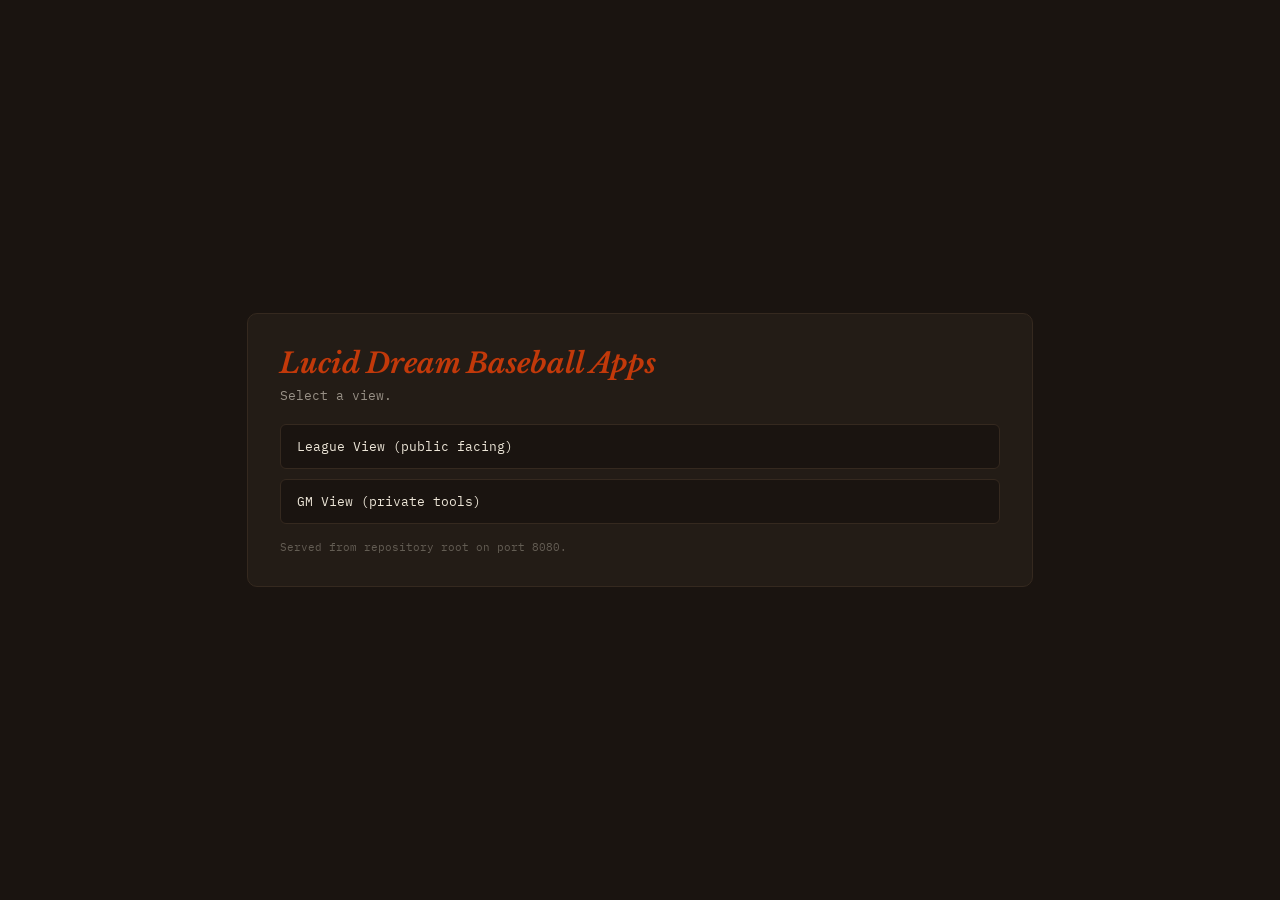
<file: index.html>
<!doctype html>
<html lang="en">
<head>
  <meta charset="utf-8">
  <meta name="viewport" content="width=device-width, initial-scale=1">
  <title>LDB Apps</title>
  <link rel="preconnect" href="https://fonts.googleapis.com">
  <link rel="preconnect" href="https://fonts.gstatic.com" crossorigin>
  <link href="https://fonts.googleapis.com/css2?family=IBM+Plex+Mono:wght@400;500;700&family=Libre+Baskerville:ital,wght@0,700;1,400;1,700&display=swap" rel="stylesheet">
  <link rel="stylesheet" href="/ui/tokens.css">
  <style>
    body {
      margin: 0;
      min-height: 100vh;
      display: grid;
      place-items: center;
      background: var(--t-ink);
      color: var(--t-text-inv);
      font-family: var(--t-mono), monospace;
    }
    .panel {
      width: min(720px, 92vw);
      background: var(--t-ink-2);
      border: 1px solid var(--t-ink-border);
      border-radius: 10px;
      padding: 32px;
    }
    h1 {
      margin: 0 0 6px 0;
      color: var(--t-accent);
      font-family: var(--t-serif), serif;
      font-style: italic;
      font-size: 28px;
    }
    p {
      margin: 0 0 20px 0;
      font-size: 13px;
      color: var(--t-text-inv-dim);
    }
    .links {
      display: grid;
      gap: 10px;
    }
    a {
      display: block;
      text-decoration: none;
      color: var(--t-text-inv);
      border: 1px solid var(--t-ink-border);
      border-radius: 6px;
      padding: 13px 16px;
      background: var(--t-ink);
      font-family: var(--t-mono), monospace;
      font-size: 13px;
      transition: border-color 0.15s ease, background 0.15s ease;
    }
    a:hover {
      border-color: var(--t-accent);
      background: rgba(194,57,10,0.08);
    }
    .hint {
      margin-top: 16px;
      font-size: 11px;
      color: var(--t-text-inv-muted);
    }
  </style>
</head>
<body>
  <main class="panel">
    <h1>Lucid Dream Baseball Apps</h1>
    <p>Select a view.</p>
    <div class="links">
      <a href="/ui-league/index.html">League View (public facing)</a>
      <a href="/ui/index.html">GM View (private tools)</a>
    </div>
    <div class="hint">Served from repository root on port 8080.</div>
  </main>
</body>
</html>
</file>
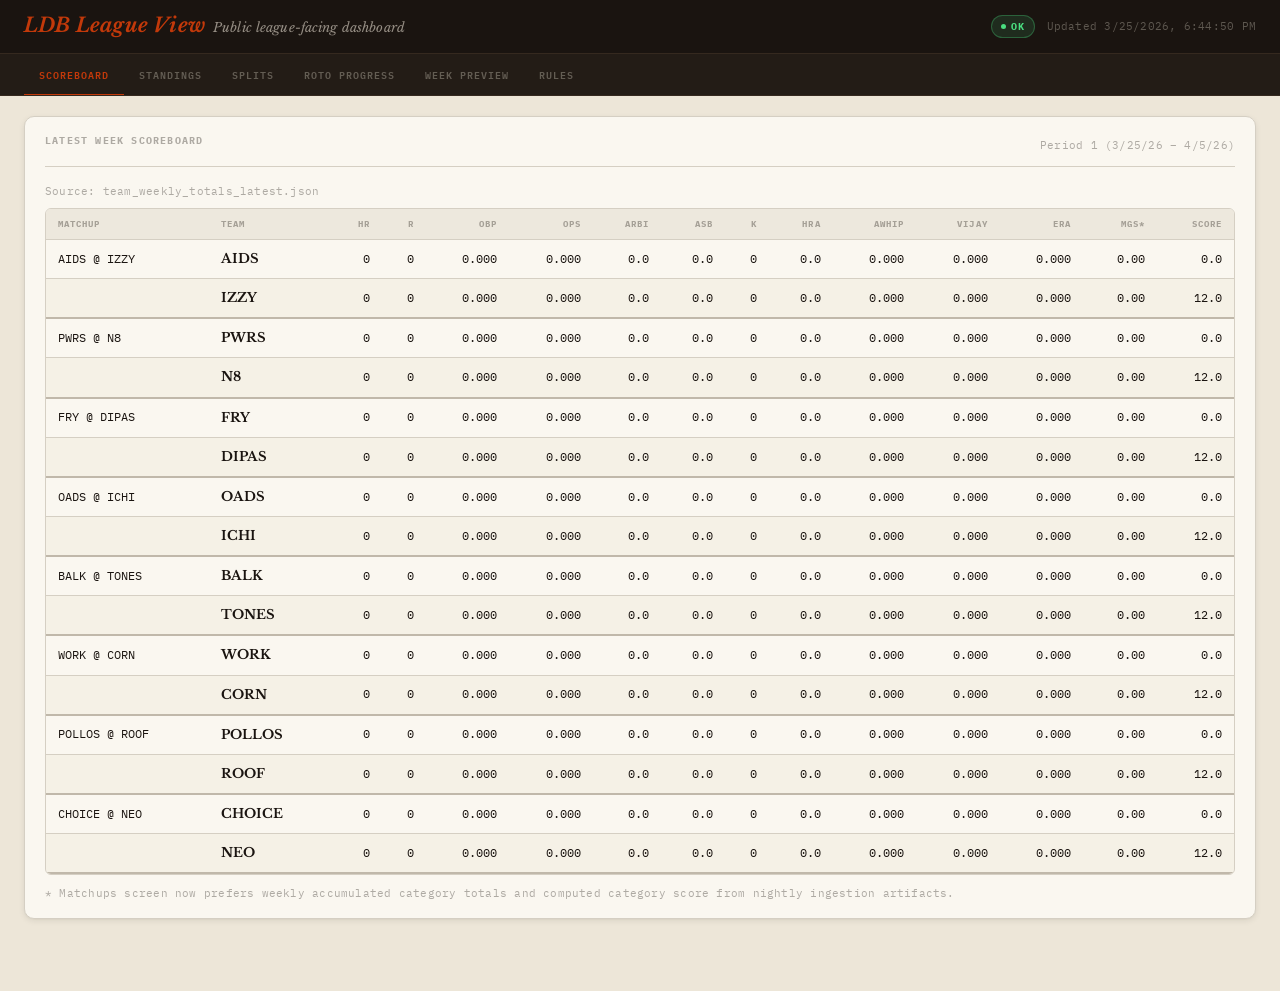
<file: ui-league/index.html>
<!doctype html>
<html lang="en">
<head>
  <meta charset="utf-8">
  <meta name="viewport" content="width=device-width, initial-scale=1">
  <title>LDB League View</title>
  <link rel="preconnect" href="https://fonts.googleapis.com">
  <link rel="preconnect" href="https://fonts.gstatic.com" crossorigin>
  <link href="https://fonts.googleapis.com/css2?family=IBM+Plex+Mono:wght@400;500;700&family=Libre+Baskerville:ital,wght@0,700;1,400;1,700&display=swap" rel="stylesheet">
  <link rel="stylesheet" href="/ui/tokens.css">
  <link rel="stylesheet" href="/ui/styles.css">
  <link rel="stylesheet" href="/ui-league/styles.css">
</head>
<body>
<header>
  <div class="header-brand">
    <h1>LDB League View</h1>
    <span class="subtitle">Public league-facing dashboard</span>
  </div>
  <div class="header-meta">
    <span id="statusBadge" class="badge badge-unknown">Loading</span>
    <span id="asOf" class="as-of">—</span>
  </div>
</header>

<nav>
  <button class="tab active" data-tab="scoreboard">Scoreboard</button>
  <button class="tab" data-tab="standings">Standings</button>
  <button class="tab" data-tab="splits">Splits</button>
  <button class="tab" data-tab="roto">Roto Progress</button>
  <button class="tab" data-tab="preview">Week Preview</button>
  <button class="tab" data-tab="rules">Rules</button>
</nav>

<main>
  <div id="view-scoreboard" class="view active">
    <div class="card">
      <div class="card-header">
        <div class="card-title">Latest Week Scoreboard</div>
        <div class="card-sub" id="scoreboard-week-label">—</div>
      </div>
      <div class="card-sub" id="scoreboard-source-label" style="margin-bottom:8px">Source: —</div>
      <div class="table-wrap">
        <table>
          <thead>
            <tr>
              <th>Matchup</th>
              <th>Team</th>
              <th class="num">HR</th>
              <th class="num">R</th>
              <th class="num">OBP</th>
              <th class="num">OPS</th>
              <th class="num">aRBI</th>
              <th class="num">aSB</th>
              <th class="num">K</th>
              <th class="num">HRA</th>
              <th class="num">aWHIP</th>
              <th class="num">VIJAY</th>
              <th class="num">ERA</th>
              <th class="num">MGS*</th>
              <th class="num">Score</th>
            </tr>
          </thead>
          <tbody id="scoreboard-body"></tbody>
        </table>
      </div>
      <div class="card-sub" style="margin-top:10px">* Matchups screen now prefers weekly accumulated category totals and computed category score from nightly ingestion artifacts.</div>
    </div>
  </div>

  <div id="view-standings" class="view">
    <div class="card">
      <div class="card-header">
        <div class="card-title">Standings</div>
        <div class="card-sub">Season W-L and win percentage</div>
      </div>
      <div class="card-sub" id="standings-source-label" style="margin-bottom:8px">Source: —</div>
      <div class="table-wrap">
        <table>
          <thead>
            <tr>
              <th>Rank</th>
              <th>Team</th>
              <th class="num">W</th>
              <th class="num">L</th>
              <th class="num">W%</th>
              <th class="num">GB</th>
            </tr>
          </thead>
          <tbody id="standings-body"></tbody>
        </table>
      </div>
    </div>
  </div>

  <div id="view-splits" class="view">
    <div class="card">
      <div class="card-header">
        <div class="card-title">Splits</div>
        <div class="card-sub">Home/Away and Hitting/Pitching category win rates</div>
      </div>
      <div class="card-sub" id="splits-source-label" style="margin-bottom:8px">Source: —</div>
      <div class="table-wrap">
        <table>
          <thead>
            <tr>
              <th>Team</th>
              <th class="num">Home W%</th>
              <th class="num">Away W%</th>
              <th class="num">Hitting W%</th>
              <th class="num">Pitching W%</th>
            </tr>
          </thead>
          <tbody id="splits-body"></tbody>
        </table>
      </div>
    </div>
  </div>

  <div id="view-roto" class="view">
    <div class="card">
      <div class="card-header">
        <div class="card-title">Roto Progress (Season)</div>
        <div class="card-sub">Cumulative 12-category roto points across the season</div>
      </div>
      <div class="card-sub" id="roto-source-label" style="margin-bottom:8px">Source: —</div>
      <div class="card-sub" style="margin-top:4px">Batting roto totals (with roto points underneath)</div>
      <div class="table-wrap">
        <table id="roto-batting-table">
          <thead>
            <tr>
              <th data-roto-table="batting" data-sort-key="team">Team</th>
              <th class="num" data-roto-table="batting" data-sort-key="HR">HR</th>
              <th class="num" data-roto-table="batting" data-sort-key="R">R</th>
              <th class="num" data-roto-table="batting" data-sort-key="OBP">OBP</th>
              <th class="num" data-roto-table="batting" data-sort-key="OPS">OPS</th>
              <th class="num" data-roto-table="batting" data-sort-key="aRBI">aRBI</th>
              <th class="num" data-roto-table="batting" data-sort-key="aSB">aSB</th>
              <th class="num" data-roto-table="batting" data-sort-key="battingPoints">Batting Pts</th>
            </tr>
          </thead>
          <tbody id="roto-batting-body"></tbody>
        </table>
      </div>

      <div class="card-sub" style="margin-top:12px">Pitching roto totals (with roto points underneath)</div>
      <div class="table-wrap">
        <table id="roto-pitching-table">
          <thead>
            <tr>
              <th data-roto-table="pitching" data-sort-key="team">Team</th>
              <th class="num" data-roto-table="pitching" data-sort-key="K">K</th>
              <th class="num" data-roto-table="pitching" data-sort-key="HRA">HRA</th>
              <th class="num" data-roto-table="pitching" data-sort-key="aWHIP">aWHIP</th>
              <th class="num" data-roto-table="pitching" data-sort-key="VIJAY">VIJAY</th>
              <th class="num" data-roto-table="pitching" data-sort-key="ERA">ERA</th>
              <th class="num" data-roto-table="pitching" data-sort-key="MGS">MGS</th>
              <th class="num" data-roto-table="pitching" data-sort-key="pitchingPoints">Pitching Pts</th>
            </tr>
          </thead>
          <tbody id="roto-pitching-body"></tbody>
        </table>
      </div>

      <div class="card-sub" style="margin-top:12px">Roto point totals</div>
      <div class="table-wrap">
        <table id="roto-summary-table">
          <thead>
            <tr>
              <th data-roto-table="summary" data-sort-key="team">Team</th>
              <th class="num" data-roto-table="summary" data-sort-key="battingPoints">Batting Pts</th>
              <th class="num" data-roto-table="summary" data-sort-key="pitchingPoints">Pitching Pts</th>
              <th class="num" data-roto-table="summary" data-sort-key="totalRotoPoints">Total Roto Pts</th>
              <th class="num" data-roto-table="summary" data-sort-key="rank">Rank</th>
            </tr>
          </thead>
          <tbody id="roto-summary-body"></tbody>
        </table>
      </div>
    </div>
  </div>

  <div id="view-preview" class="view">
    <div class="page-header">
      <div class="page-title">Week Preview</div>
      <div class="page-sub">Category win probabilities from CLAP model &middot; <span id="preview-period-label">—</span></div>
    </div>
    <div class="grid grid-3" style="margin-bottom:16px">
      <div class="card">
        <div class="card-title" style="margin-bottom:8px">Engine</div>
        <div class="card-value" id="preview-engine-label" style="font-size:14px;word-break:break-all">—</div>
      </div>
      <div class="card">
        <div class="card-title" style="margin-bottom:8px">Matchups</div>
        <div class="card-value" id="preview-matchup-count">—</div>
        <div class="card-sub">this period</div>
      </div>
      <div class="card">
        <div class="card-title" style="margin-bottom:8px">Generated</div>
        <div class="card-value" id="preview-generated-at" style="font-size:14px">—</div>
      </div>
    </div>
    <div class="grid grid-matchups" id="preview-matchups-grid"></div>
  </div>

  <div id="view-rules" class="view">
    <div class="card">
      <div class="card-header">
        <div class="card-title">Rules Summary</div>
        <div class="card-sub">Loaded from local league rules file</div>
      </div>
      <pre id="rules-pre"></pre>
    </div>
  </div>
</main>

<script src="/ui-league/app.js"></script>
</body>
</html>
</file>
<file: ui/tokens.css>
/* ─────────────────────────────────────────────────────────────────────────── */
/* LDB — Design Tokens · Amber & Ink                                            */
/* Editorial sports analytics — warm parchment, deep ink, Baskerville + Mono   */
/* Load before styles.css                                                        */
/* ─────────────────────────────────────────────────────────────────────────── */

:root {

  /* ── Canvas (light, parchment) ────────────────────────────────────────── */
  --t-bg:        #EDE6D8;   /* warm parchment — main canvas */
  --t-surface:   #FAF7F0;   /* card / panel surface */
  --t-surface-2: #EDE8DD;   /* table header, elevated, hover */
  --t-surface-3: #E4DDD0;   /* pressed, deepest light level */

  /* ── Borders ──────────────────────────────────────────────────────────── */
  --t-border:    #D5CFC3;   /* primary dividers */
  --t-border-2:  #C0B8AA;   /* stronger borders, inputs */

  /* ── Dark ink (header, masthead) ─────────────────────────────────────── */
  --t-ink:       #1A1410;   /* deep warm near-black */
  --t-ink-2:     #231C16;   /* nav — slightly lighter */
  --t-ink-border:#35291F;   /* borders inside dark zones */

  /* ── Primary accent — deep red-orange ink ────────────────────────────── */
  --t-accent:    #C2390A;
  --t-accent-dk: #8C2907;   /* active, hover darkened */
  --t-accent-lt: #FCE9E3;   /* chip bg, tinted bg */
  --t-accent-md: #EDADA0;   /* mid-tone tint */

  /* ── Win (forest green) ───────────────────────────────────────────────── */
  --t-win:       #15692F;
  --t-win-dk:    #0F4A21;
  --t-win-lt:    #D8F3E0;

  /* ── Loss (deep crimson) ──────────────────────────────────────────────── */
  --t-loss:      #B91B1B;
  --t-loss-dk:   #881515;
  --t-loss-lt:   #FCE0E0;

  /* ── Warn (amber) ─────────────────────────────────────────────────────── */
  --t-warn:      #8C4000;
  --t-warn-lt:   #FEF0D6;

  /* ── Text (on light bg) ───────────────────────────────────────────────── */
  --t-text:      #1A1410;
  --t-text-dim:  rgba(26, 20, 16, 0.54);
  --t-text-muted:rgba(26, 20, 16, 0.34);

  /* ── Text (on dark ink bg) ────────────────────────────────────────────── */
  --t-text-inv:      #EDE6D8;
  --t-text-inv-dim:  rgba(237, 230, 216, 0.58);
  --t-text-inv-muted:rgba(237, 230, 216, 0.32);

  /* ── Typography ───────────────────────────────────────────────────────── */
  --t-serif: 'Libre Baskerville', Georgia, 'Times New Roman', serif;
  --t-mono:  'IBM Plex Mono', 'Courier New', monospace;

  /* ── Geometry ─────────────────────────────────────────────────────────── */
  --t-radius-sm: 3px;
  --t-radius:    6px;
  --t-radius-lg: 10px;

  /* ── Elevation (light-mode shadows) ──────────────────────────────────── */
  --t-shadow-xs: 0 1px 2px rgba(26,20,16,0.06);
  --t-shadow-sm: 0 2px 6px rgba(26,20,16,0.08), 0 1px 2px rgba(26,20,16,0.04);
  --t-shadow:    0 4px 14px rgba(26,20,16,0.10), 0 2px 4px rgba(26,20,16,0.06);
  --t-shadow-lg: 0 8px 28px rgba(26,20,16,0.12), 0 3px 8px rgba(26,20,16,0.08);
  --t-shadow-accent: 0 3px 10px rgba(194,57,10,0.22);

  /* ── Spacing ──────────────────────────────────────────────────────────── */
  --t-sp-1: 4px;
  --t-sp-2: 8px;
  --t-sp-3: 12px;
  --t-sp-4: 16px;
  --t-sp-5: 20px;
  --t-sp-6: 24px;
  --t-sp-8: 32px;

  /* ── Legacy aliases (backward compat) ────────────────────────────────── */
  --brand-ember:      var(--t-accent);
  --brand-saffron:    var(--t-warn);
  --brand-cream:      var(--t-text-inv);
  --brand-charcoal:   var(--t-ink);
  --brand-surface:    var(--t-surface);
  --brand-surface-2:  var(--t-surface-2);
  --brand-border:     var(--t-border);
  --brand-border-2:   var(--t-border-2);
  --brand-text:       var(--t-text);
  --brand-text-dim:   var(--t-text-dim);
  --brand-text-muted: var(--t-text-muted);
  --brand-font-mono:  var(--t-mono);
  --brand-font-serif: var(--t-serif);

}
</file>
<file: ui/styles.css>
/* ─────────────────────────────────────────────────────────────────────────── */
/* LDB — Design System · Amber & Ink                                            */
/* Editorial sports analytics — warm parchment canvas, deep ink chrome          */
/* ─────────────────────────────────────────────────────────────────────────── */

/* ── Reset ──────────────────────────────────────────────────────────────────── */
*, *::before, *::after { box-sizing: border-box; margin: 0; padding: 0; }

/* ── Semantic aliases ────────────────────────────────────────────────────────── */
:root {
  --bg:         var(--t-bg);
  --surface:    var(--t-surface);
  --surface2:   var(--t-surface-2);
  --surface3:   var(--t-surface-3);
  --border:     var(--t-border);
  --border2:    var(--t-border-2);
  --ink:        var(--t-ink);
  --ink2:       var(--t-ink-2);
  --ink-border: var(--t-ink-border);
  --accent:     var(--t-accent);
  --accent-dk:  var(--t-accent-dk);
  --accent-lt:  var(--t-accent-lt);
  --text:       var(--t-text);
  --text-dim:   var(--t-text-dim);
  --text-muted: var(--t-text-muted);
  --text-inv:      var(--t-text-inv);
  --text-inv-dim:  var(--t-text-inv-dim);
  --text-inv-muted:var(--t-text-inv-muted);
  --neutral:    var(--t-text-dim);
  --win:        var(--t-win);
  --win-dim:    var(--t-win-dk);    /* legacy alias */
  --win-dk:     var(--t-win-dk);
  --win-lt:     var(--t-win-lt);
  --loss:       var(--t-loss);
  --loss-dim:   var(--t-loss-dk);   /* legacy alias */
  --loss-dk:    var(--t-loss-dk);
  --loss-lt:    var(--t-loss-lt);
  --accent-dim: var(--t-accent-dk); /* legacy alias */
  --warn:       var(--t-warn);
  --warn-lt:    var(--t-warn-lt);
  --serif:      var(--t-serif);
  --mono:       var(--t-mono);
  --radius:     var(--t-radius);
  --radius-lg:  var(--t-radius-lg);
}

/* ── Base ────────────────────────────────────────────────────────────────────── */
html {
  font-size: 14px;
  -webkit-font-smoothing: antialiased;
  -moz-osx-font-smoothing: grayscale;
  scroll-behavior: smooth;
}

body {
  font-family: var(--mono);
  background: var(--bg);
  color: var(--text);
  line-height: 1.55;
  min-height: 100vh;
}

/* ── Scrollbars ──────────────────────────────────────────────────────────────── */
::-webkit-scrollbar { width: 7px; height: 7px; }
::-webkit-scrollbar-track { background: var(--surface2); }
::-webkit-scrollbar-thumb { background: var(--border2); border-radius: 4px; }
::-webkit-scrollbar-thumb:hover { background: var(--text-muted); }

/* ── Focus ring ──────────────────────────────────────────────────────────────── */
:focus-visible {
  outline: 2px solid var(--accent);
  outline-offset: 2px;
  border-radius: var(--t-radius-sm);
}

/* ── Animations ──────────────────────────────────────────────────────────────── */
@keyframes fadeUp {
  from { opacity: 0; transform: translateY(6px); }
  to   { opacity: 1; transform: translateY(0); }
}

@keyframes pulse {
  0%, 100% { opacity: 1; }
  50%       { opacity: 0.35; }
}

/* ── Header — dark ink masthead ──────────────────────────────────────────────── */
header {
  display: flex;
  align-items: center;
  justify-content: space-between;
  height: 54px;
  padding: 0 var(--t-sp-6);
  background: var(--ink);
  border-bottom: 1px solid var(--ink-border);
  position: sticky;
  top: 0;
  z-index: 100;
}

.header-brand {
  display: flex;
  align-items: baseline;
  gap: var(--t-sp-2);
}

.header-brand h1 {
  font-family: var(--serif);
  font-style: italic;
  font-size: 20px;
  font-weight: 700;
  color: var(--accent);
  letter-spacing: 0.01em;
  line-height: 1;
}

.header-brand .subtitle {
  font-family: var(--serif);
  font-style: italic;
  font-size: 13px;
  color: var(--text-inv-dim);
  letter-spacing: 0.01em;
}

.header-meta {
  display: flex;
  align-items: center;
  gap: var(--t-sp-3);
}

.as-of {
  font-family: var(--mono);
  font-size: 11px;
  color: var(--text-inv-muted);
  letter-spacing: 0.02em;
}

/* ── Status badge ────────────────────────────────────────────────────────────── */
.badge {
  display: inline-flex;
  align-items: center;
  gap: 5px;
  padding: 3px 9px;
  border-radius: 100px;
  font-family: var(--mono);
  font-size: 10px;
  font-weight: 700;
  letter-spacing: 0.07em;
  text-transform: uppercase;
  border: 1px solid transparent;
  white-space: nowrap;
}

.badge::before {
  content: '';
  width: 5px;
  height: 5px;
  border-radius: 50%;
  background: currentColor;
  flex-shrink: 0;
}

.badge-ok::before  { animation: pulse 2.4s ease-in-out infinite; }

/* Badges sit on dark ink header — use bright variants that pass WCAG AA on dark bg */
.badge-ok      { color: #4ADE80; background: rgba(74,222,128,0.12); border-color: rgba(74,222,128,0.30); }
.badge-warn    { color: #FBBF24; background: rgba(251,191,36,0.12); border-color: rgba(251,191,36,0.30); }
.badge-error   { color: #FF6B6B; background: rgba(255,107,107,0.12); border-color: rgba(255,107,107,0.30); }
.badge-unknown { color: var(--text-inv-dim); background: rgba(255,255,255,0.08); border-color: var(--ink-border); }

/* ── Nav — sits under dark masthead ──────────────────────────────────────────── */
nav {
  display: flex;
  padding: 0 var(--t-sp-6);
  background: var(--ink2);
  border-bottom: 1px solid var(--ink-border);
  overflow-x: auto;
  scrollbar-width: none;
  position: sticky;
  top: 54px;
  z-index: 99;
}

nav::-webkit-scrollbar { display: none; }

.tab {
  font-family: var(--mono);
  padding: 11px 15px;
  font-size: 10px;
  font-weight: 600;
  letter-spacing: 0.10em;
  text-transform: uppercase;
  color: var(--text-inv-muted);
  background: transparent;
  border: none;
  border-bottom: 2px solid transparent;
  margin-bottom: -1px;
  cursor: pointer;
  transition: color 0.15s ease;
  white-space: nowrap;
}

.tab:hover { color: var(--text-inv-dim); }

.tab.active {
  color: var(--accent);
  border-bottom-color: var(--accent);
}

/* ── Main layout ─────────────────────────────────────────────────────────────── */
main {
  padding: var(--t-sp-5) var(--t-sp-6) 72px;
  max-width: 1600px;
}

.view { display: none; }

.view.active {
  display: block;
  animation: fadeUp 0.22s ease both;
}

/* ── Grid helpers ────────────────────────────────────────────────────────────── */
.grid {
  display: grid;
  gap: var(--t-sp-4);
  margin-bottom: var(--t-sp-4);
}

.grid-3        { grid-template-columns: repeat(auto-fit, minmax(200px, 1fr)); }
.grid-2        { grid-template-columns: repeat(auto-fit, minmax(360px, 1fr)); }
.grid-matchups { grid-template-columns: repeat(auto-fill, minmax(420px, 1fr)); }

/* ── Cards ───────────────────────────────────────────────────────────────────── */
.card {
  background: var(--surface);
  border: 1px solid var(--border);
  border-radius: var(--radius-lg);
  padding: var(--t-sp-4) var(--t-sp-5);
  box-shadow: var(--t-shadow-sm);
  transition: box-shadow 0.2s ease;
}

.card:hover { box-shadow: var(--t-shadow); }

.card + .card  { margin-top: var(--t-sp-4); }
.grid + .card  { margin-top: var(--t-sp-4); }
.card + .grid  { margin-top: var(--t-sp-4); }

.card-header {
  display: flex;
  align-items: flex-start;
  justify-content: space-between;
  gap: var(--t-sp-3);
  padding-bottom: var(--t-sp-3);
  border-bottom: 1px solid var(--border);
  margin-bottom: var(--t-sp-4);
}

/* Page-level section heading (outside cards — e.g. Matchups, Week Preview intro) */
.page-header {
  margin-bottom: var(--t-sp-4);
}

.page-header .page-title {
  font-family: var(--serif);
  font-size: 17px;
  font-weight: 700;
  color: var(--text);
  margin-bottom: var(--t-sp-1);
}

.page-header .page-sub {
  font-family: var(--mono);
  font-size: 11px;
  color: var(--text-muted);
  letter-spacing: 0.03em;
}

.card-title {
  font-family: var(--mono);
  font-size: 10px;
  font-weight: 700;
  text-transform: uppercase;
  letter-spacing: 0.12em;
  color: var(--text-muted);
}

.card > .card-title { margin-bottom: var(--t-sp-2); }

.card-value {
  font-family: var(--mono);
  font-size: 28px;
  font-weight: 700;
  color: var(--text);
  line-height: 1.1;
  font-variant-numeric: tabular-nums;
  letter-spacing: -0.02em;
}

.card-sub {
  font-family: var(--mono);
  font-size: 11px;
  color: var(--text-muted);
  margin-top: var(--t-sp-1);
  letter-spacing: 0.02em;
}

/* Accent-bordered card variant — for key summary cards */
.card-accent {
  border-left: 3px solid var(--accent);
}

.section-label {
  font-family: var(--mono);
  font-size: 10px;
  font-weight: 700;
  text-transform: uppercase;
  letter-spacing: 0.12em;
  color: var(--text-muted);
  margin-bottom: var(--t-sp-3);
}

/* ── Tables ──────────────────────────────────────────────────────────────────── */
.table-wrap {
  overflow-x: auto;
  border-radius: var(--radius);
  border: 1px solid var(--border);
}

table {
  width: 100%;
  border-collapse: collapse;
  font-family: var(--mono);
  font-size: 12px;
}

thead th {
  padding: 8px 12px;
  text-align: left;
  font-size: 9px;
  font-weight: 700;
  text-transform: uppercase;
  letter-spacing: 0.12em;
  color: var(--text-muted);
  background: var(--surface2);
  border-bottom: 1px solid var(--border);
  white-space: nowrap;
  user-select: none;
}

thead th.num { text-align: right; }

tbody tr {
  border-bottom: 1px solid var(--border);
  transition: background 0.1s ease;
}

tbody tr:last-child { border-bottom: none; }

/* Subtle zebra striping */
tbody tr:nth-child(even) { background: rgba(237,230,216,0.40); }

tbody tr:hover { background: rgba(194,57,10,0.05) !important; }

tbody td {
  padding: 9px 12px;
  color: var(--text);
  white-space: nowrap;
}

tbody td.num   { text-align: right; font-variant-numeric: tabular-nums; }
tbody td.dim   { color: var(--text-dim); }
tbody td.muted { color: var(--text-muted); }

/* Rank badges */
.rank-badge {
  display: inline-flex;
  align-items: center;
  justify-content: center;
  width: 22px;
  height: 22px;
  border-radius: 50%;
  font-family: var(--mono);
  font-size: 10px;
  font-weight: 700;
  background: var(--surface2);
  color: var(--text-dim);
  border: 1px solid var(--border);
}

.rank-1 { background: var(--accent-lt); color: var(--accent-dk); border-color: var(--t-accent-md); }
.rank-2 { background: var(--surface2);  color: var(--text);      border-color: var(--border2); }
.rank-3 { background: var(--surface2);  color: var(--text-dim); }

/* First-place row gets a subtle left accent border */
tbody tr.rank-first {
  border-left: 3px solid var(--accent);
}
tbody tr.rank-first td:first-child {
  padding-left: 9px;
}

/* Team name typography — serif for names, mono for records */
.team-name   { font-family: var(--serif); font-weight: 700; font-size: 13px; color: var(--text); }
.team-accent { font-family: var(--serif); font-weight: 700; font-size: 13px; color: var(--accent); }
.record      { color: var(--text-dim); font-variant-numeric: tabular-nums; }
.win-pct     { font-weight: 700; font-variant-numeric: tabular-nums; }

/* ── Chips ────────────────────────────────────────────────────────────────────── */
.chip {
  display: inline-flex;
  align-items: center;
  padding: 2px 8px;
  border-radius: 100px;
  font-family: var(--mono);
  font-size: 10px;
  font-weight: 700;
  letter-spacing: 0.06em;
  text-transform: uppercase;
  white-space: nowrap;
  border: 1px solid transparent;
}

.chip-green  { color: var(--win);   background: var(--win-lt);   border-color: rgba(21,105,47,0.30); }
.chip-red    { color: var(--loss);  background: var(--loss-lt);  border-color: rgba(185,27,27,0.30); }
.chip-gray   { color: var(--text-dim); background: var(--surface2); border-color: var(--border); }
.chip-warn   { color: var(--warn);  background: var(--warn-lt);  border-color: rgba(140,64,0,0.30); }
.chip-ember  { color: var(--accent-dk); background: var(--accent-lt); border-color: rgba(194,57,10,0.30); }

/* ── Toggle group ─────────────────────────────────────────────────────────────── */
.toggle-group {
  display: inline-flex;
  border: 1px solid var(--border2);
  border-radius: var(--t-radius-sm);
  overflow: hidden;
  box-shadow: var(--t-shadow-xs);
}

.toggle-btn {
  font-family: var(--mono);
  border: none;
  border-right: 1px solid var(--border2);
  background: var(--surface);
  color: var(--text-dim);
  padding: 6px 13px;
  font-size: 10px;
  font-weight: 600;
  letter-spacing: 0.08em;
  text-transform: uppercase;
  cursor: pointer;
  transition: background 0.12s ease, color 0.12s ease;
}

.toggle-btn:last-child { border-right: none; }

.toggle-btn:hover {
  background: var(--surface2);
  color: var(--text);
}

.toggle-btn.active {
  background: var(--accent);
  color: #fff;
  box-shadow: inset 0 1px 2px rgba(0,0,0,0.15);
}

/* ── Form controls ───────────────────────────────────────────────────────────── */
.select-wrap {
  display: flex;
  flex-direction: column;
  gap: 5px;
}

.select-wrap label {
  font-family: var(--mono);
  font-size: 9px;
  font-weight: 700;
  text-transform: uppercase;
  letter-spacing: 0.12em;
  color: var(--text-muted);
}

select {
  font-family: var(--mono);
  appearance: none;
  background: var(--surface);
  border: 1px solid var(--border2);
  border-radius: var(--t-radius-sm);
  color: var(--text);
  font-size: 12px;
  padding: 6px 28px 6px 10px;
  min-width: 160px;
  cursor: pointer;
  box-shadow: var(--t-shadow-xs);
  transition: border-color 0.15s ease, box-shadow 0.15s ease;
  background-image: url("data:image/svg+xml,%3Csvg xmlns='http://www.w3.org/2000/svg' width='10' height='6' viewBox='0 0 10 6'%3E%3Cpath d='M1 1l4 4 4-4' stroke='%23a09688' stroke-width='1.5' fill='none' stroke-linecap='round'/%3E%3C/svg%3E");
  background-repeat: no-repeat;
  background-position: right 10px center;
}

select:hover { border-color: var(--border2); }
select:focus { outline: none; border-color: var(--accent); box-shadow: 0 0 0 3px rgba(194,57,10,0.12); }
select option { background: var(--surface); }

.search-input {
  font-family: var(--mono);
  appearance: none;
  background: var(--surface);
  border: 1px solid var(--border2);
  border-radius: var(--t-radius-sm);
  color: var(--text);
  font-size: 12px;
  padding: 6px 10px;
  min-width: 180px;
  box-shadow: var(--t-shadow-xs);
  transition: border-color 0.15s ease, box-shadow 0.15s ease;
}

.search-input:focus {
  outline: none;
  border-color: var(--accent);
  box-shadow: 0 0 0 3px rgba(194,57,10,0.12);
}

.search-input::placeholder { color: var(--text-muted); }

/* ── Trends / chart ──────────────────────────────────────────────────────────── */
.trends-controls {
  display: flex;
  gap: var(--t-sp-4);
  margin-bottom: var(--t-sp-4);
  flex-wrap: wrap;
  align-items: flex-end;
}

.chart-card {
  background: var(--surface);
  border: 1px solid var(--border);
  border-radius: var(--radius-lg);
  padding: var(--t-sp-5);
  box-shadow: var(--t-shadow-sm);
}

.chart-container {
  position: relative;
  height: 320px;
}

/* ── Stat grid ────────────────────────────────────────────────────────────────── */
.stat-grid {
  display: grid;
  grid-template-columns: repeat(auto-fit, minmax(84px, 1fr));
  gap: var(--t-sp-2);
}

.stat-cell {
  background: var(--surface2);
  border: 1px solid var(--border);
  border-radius: var(--t-radius-sm);
  padding: 10px var(--t-sp-3);
  text-align: center;
  transition: background 0.1s ease;
}

.stat-cell:hover { background: var(--surface3); }

.stat-cell-label {
  font-family: var(--mono);
  font-size: 9px;
  font-weight: 700;
  text-transform: uppercase;
  letter-spacing: 0.10em;
  color: var(--text-muted);
  margin-bottom: 4px;
}

.stat-cell-value {
  font-family: var(--mono);
  font-size: 15px;
  font-weight: 700;
  color: var(--text);
  font-variant-numeric: tabular-nums;
  line-height: 1;
}

/* ── Matchup cards — scoreboard style ────────────────────────────────────────── */
.matchup-card {
  background: var(--surface);
  border: 1px solid var(--border);
  border-radius: var(--radius-lg);
  overflow: hidden;
  box-shadow: var(--t-shadow-sm);
  transition: box-shadow 0.2s ease, transform 0.2s ease;
}

.matchup-card:hover {
  box-shadow: var(--t-shadow);
  transform: translateY(-1px);
}

/* Dark header — looks like a scoreboard */
.matchup-header {
  display: grid;
  grid-template-columns: 1fr 36px 1fr;
  align-items: center;
  padding: 14px 18px 12px;
  background: var(--ink);
  border-bottom: 1px solid var(--ink-border);
}

.matchup-team { display: flex; flex-direction: column; gap: 3px; }
.matchup-team.away { text-align: right; }

.matchup-team-name {
  font-family: var(--serif);
  font-size: 14px;
  font-weight: 700;
  color: var(--text-inv);
  letter-spacing: 0.01em;
  line-height: 1.2;
}

.matchup-team-record {
  font-family: var(--mono);
  font-size: 10px;
  color: var(--text-inv-muted);
  font-variant-numeric: tabular-nums;
}

.matchup-vs {
  font-family: var(--mono);
  font-size: 10px;
  font-weight: 700;
  color: rgba(237, 230, 216, 0.25);
  text-align: center;
  letter-spacing: 0.08em;
  text-transform: uppercase;
}

/* Projected wins row */
.matchup-win-counts {
  display: grid;
  grid-template-columns: 1fr auto 1fr;
  align-items: center;
  padding: 10px 18px;
  border-bottom: 1px solid var(--border);
  background: var(--surface2);
}

.matchup-proj-wins {
  font-family: var(--mono);
  font-size: 22px;
  font-weight: 700;
  font-variant-numeric: tabular-nums;
  color: var(--text-dim);
  letter-spacing: -0.02em;
  transition: color 0.2s ease;
}

.matchup-proj-wins.right { text-align: right; }

.matchup-proj-wins.leading { color: var(--accent); }

.matchup-proj-label {
  font-family: var(--mono);
  font-size: 9px;
  font-weight: 700;
  color: var(--text-muted);
  text-align: center;
  text-transform: uppercase;
  letter-spacing: 0.10em;
  line-height: 1.4;
}

/* Category rows */
.cat-rows { padding: 6px 0 4px; }

.cat-row {
  display: grid;
  grid-template-columns: 44px 1fr 44px;
  align-items: center;
  gap: 6px;
  padding: 4px 18px;
  transition: background 0.1s ease;
}

.cat-row:hover { background: rgba(194,57,10,0.04); }

.cat-prob-left {
  font-family: var(--mono);
  font-size: 11px;
  font-weight: 700;
  font-variant-numeric: tabular-nums;
  text-align: right;
  color: var(--text-muted);
}

.cat-prob-right {
  font-family: var(--mono);
  font-size: 11px;
  font-weight: 700;
  font-variant-numeric: tabular-nums;
  text-align: left;
  color: var(--text-muted);
}

.cat-prob-left.fav  { color: var(--win); }
.cat-prob-right.fav { color: var(--win); }

/* Probability bar */
.cat-bar-wrap {
  position: relative;
  height: 18px;
  display: flex;
  align-items: center;
}

.cat-bar-track {
  position: absolute;
  inset: 0;
  display: flex;
  align-items: center;
  gap: 1px;
}

.cat-bar-left {
  height: 6px;
  border-radius: 3px 0 0 3px;
  background: var(--t-accent-md);
  transition: width 0.35s ease;
  flex-shrink: 0;
}

.cat-bar-left.fav { background: var(--win); opacity: 0.55; }

.cat-bar-right {
  height: 6px;
  border-radius: 0 3px 3px 0;
  background: var(--border);
  flex: 1;
}

.cat-name {
  position: absolute;
  left: 50%;
  transform: translateX(-50%);
  font-family: var(--mono);
  font-size: 9px;
  font-weight: 700;
  color: var(--text-dim);
  letter-spacing: 0.08em;
  text-transform: uppercase;
  white-space: nowrap;
  background: var(--surface);
  padding: 0 4px;
  z-index: 1;
}

.cat-row:hover .cat-name { background: rgba(194,57,10,0.04); }

/* ── Win% progress bar ────────────────────────────────────────────────────────── */
.pct-bar-wrap {
  display: inline-block;
  width: 52px;
  height: 5px;
  background: var(--border);
  border-radius: 3px;
  overflow: hidden;
  vertical-align: middle;
}

.pct-bar {
  display: block;
  height: 100%;
  border-radius: 3px;
  transition: width 0.4s ease;
  max-width: 100%;
}

/* ── Resource chips row ──────────────────────────────────────────────────────── */
.resource-chips {
  display: flex;
  flex-wrap: wrap;
  gap: 5px;
  margin-top: var(--t-sp-2);
}

/* ── SOS badges ──────────────────────────────────────────────────────────────── */
.sos-badge {
  display: inline-block;
  padding: 2px 8px;
  border-radius: 100px;
  font-family: var(--mono);
  font-size: 10px;
  font-weight: 700;
  letter-spacing: 0.06em;
  text-transform: uppercase;
  border: 1px solid transparent;
}

.sos-easy    { color: var(--win);  background: var(--win-lt);  border-color: rgba(21,105,47,0.30); }
.sos-average { color: var(--text-dim); background: var(--surface2); border-color: var(--border); }
.sos-hard    { color: var(--loss); background: var(--loss-lt); border-color: rgba(185,27,27,0.30); }

/* ── Divider ─────────────────────────────────────────────────────────────────── */
.divider {
  height: 1px;
  background: var(--border);
  margin: var(--t-sp-4) 0;
}

/* ── Inline number highlight — e.g. large stat inside a sentence ────────────── */
.num-accent {
  font-family: var(--mono);
  font-weight: 700;
  color: var(--accent);
  font-variant-numeric: tabular-nums;
}

/* ── Delta / flag coloring ───────────────────────────────────────────────────── */
.pos  { color: var(--win); }
.neg  { color: var(--loss); }
.neu  { color: var(--text-dim); }
.warn { color: var(--warn); }

.flag-ahead        { color: var(--win); }
.flag-behind       { color: var(--loss); }
.flag-on-pace      { color: var(--text-dim); }
.flag-insufficient { color: var(--text-muted); }

/* ── Loading / empty states ──────────────────────────────────────────────────── */
.loading {
  display: flex;
  align-items: center;
  justify-content: center;
  height: 180px;
  color: var(--text-muted);
  font-family: var(--mono);
  font-size: 11px;
  letter-spacing: 0.08em;
  text-transform: uppercase;
}

.empty-state {
  display: flex;
  flex-direction: column;
  align-items: center;
  justify-content: center;
  padding: 48px 20px;
  color: var(--text-dim);
  font-size: 13px;
  gap: var(--t-sp-2);
}

.empty-state-label {
  font-family: var(--mono);
  font-size: 10px;
  font-weight: 700;
  text-transform: uppercase;
  letter-spacing: 0.12em;
  color: var(--text-muted);
}

/* ── Brand watermark ──────────────────────────────────────────────────────────── */
.brand-watermark {
  position: fixed;
  bottom: 24px;
  right: 24px;
  width: 56px;
  height: 56px;
  opacity: 0.07;
  pointer-events: none;
  user-select: none;
  z-index: 0;
  filter: sepia(1) saturate(0);
}

/* ── Responsive ───────────────────────────────────────────────────────────────── */
@media (max-width: 768px) {
  header { padding: 0 var(--t-sp-4); }
  nav    { padding: 0 var(--t-sp-4); top: 54px; }
  main   { padding: var(--t-sp-4) var(--t-sp-4) 56px; }

  .grid-2, .grid-matchups { grid-template-columns: 1fr; }
  .grid-3 { grid-template-columns: repeat(auto-fit, minmax(150px, 1fr)); }

  .search-input { min-width: 130px; }
  .cat-row { grid-template-columns: 38px 1fr 38px; padding: 4px 12px; }

  .card-value { font-size: 22px; }

  .matchup-team-name { font-size: 12px; }
}

@media (max-width: 480px) {
  .header-brand .subtitle { display: none; }
  nav { top: 54px; }
}
</file>
<file: ui-league/styles.css>
/* ─────────────────────────────────────────────────────────────────────────── */
/* LDB League View — Amber & Ink overrides                                      */
/* Inherits ../ui/tokens.css + ../ui/styles.css                                 */
/* ─────────────────────────────────────────────────────────────────────────── */

.view { display: none; }
.view.active {
  display: block;
  animation: fadeUp 0.22s ease both;
}

/* ── Rules pre ──────────────────────────────────────────────────────────────── */
#rules-pre {
  max-height: 560px;
  overflow: auto;
  font-family: var(--mono);
  font-size: 12px;
  line-height: 1.75;
  color: var(--text-dim);
  white-space: pre-wrap;
}

/* ── Sortable column headers ─────────────────────────────────────────────────── */
thead th[data-sort-key] { cursor: pointer; }
thead th[data-sort-key]:hover { color: var(--text); background: var(--surface3); }
thead th[data-sort-key]::after { content: ' ↕'; font-size: 8px; opacity: 0.3; }
thead th[data-sort-key].sort-asc::after  { content: ' ↑'; opacity: 1; color: var(--accent); }
thead th[data-sort-key].sort-desc::after { content: ' ↓'; opacity: 1; color: var(--accent); }

/* ── Scoreboard win/loss cell highlighting ────────────────────────────────────── */
tbody td.num.pos {
  color: var(--win);
  background: rgba(21,105,47,0.06);
}

tbody td.num.neg {
  color: var(--loss);
  background: rgba(185,27,27,0.05);
}

/* ── Scoreboard matchup pair separator ───────────────────────────────────────── */
tbody tr.matchup-end {
  border-bottom: 2px solid var(--border2);
}
tbody tr.matchup-end td {
  border-bottom: 2px solid var(--border2);
}

/* ── Roto pts sub-row ────────────────────────────────────────────────────────── */
tbody tr.roto-pts-row {
  font-size: 11px;
  color: var(--text-muted) !important;
  background: rgba(26,20,16,0.03) !important;
  border-bottom: 2px solid var(--border2);
}
tbody tr.roto-pts-row td {
  color: var(--text-muted);
  padding-top: 2px;
  padding-bottom: 4px;
}
tbody tr.roto-pts-row .team-name {
  font-style: italic;
  font-family: var(--mono);
  font-size: 10px;
}

/* ── Roto section sub-labels ─────────────────────────────────────────────────── */
.roto-section-label {
  font-family: var(--mono);
  font-size: 10px;
  font-weight: 700;
  text-transform: uppercase;
  letter-spacing: 0.12em;
  color: var(--text-muted);
  margin: var(--t-sp-5) 0 var(--t-sp-2);
}
</file>
